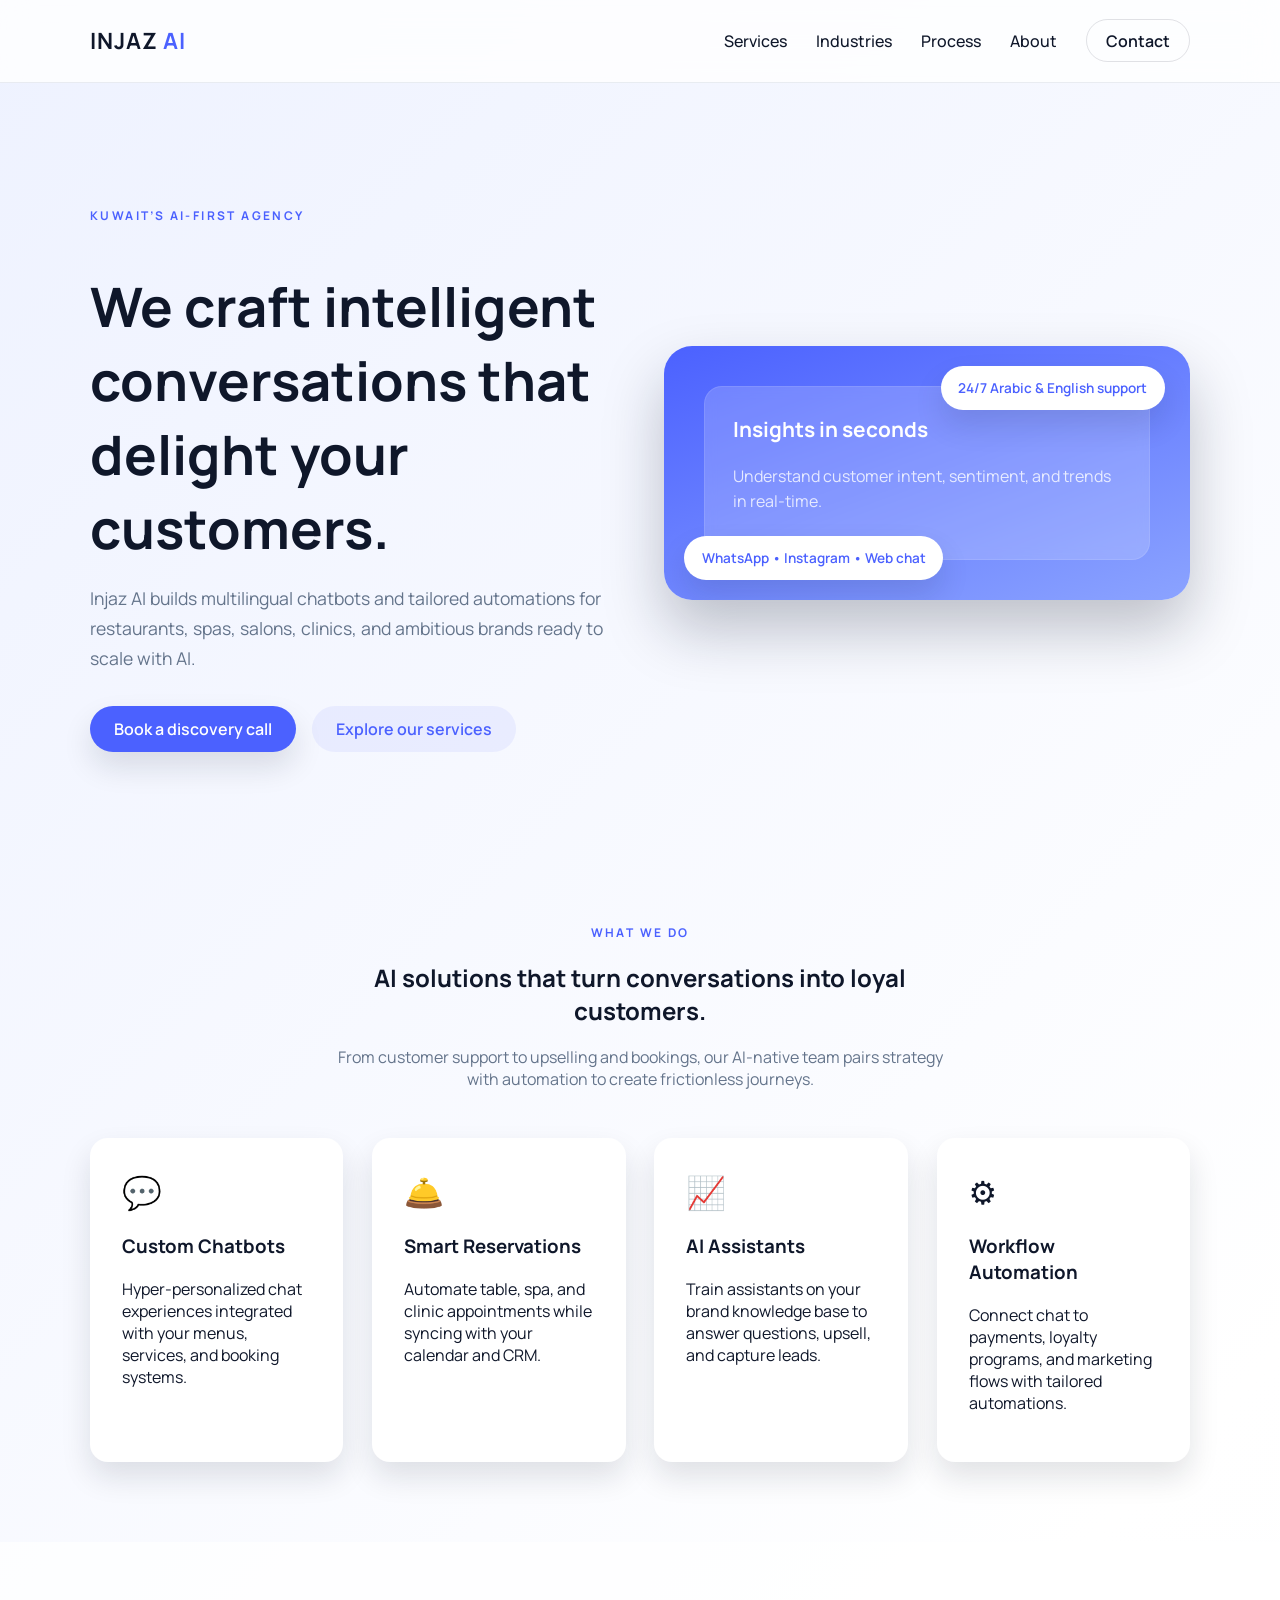
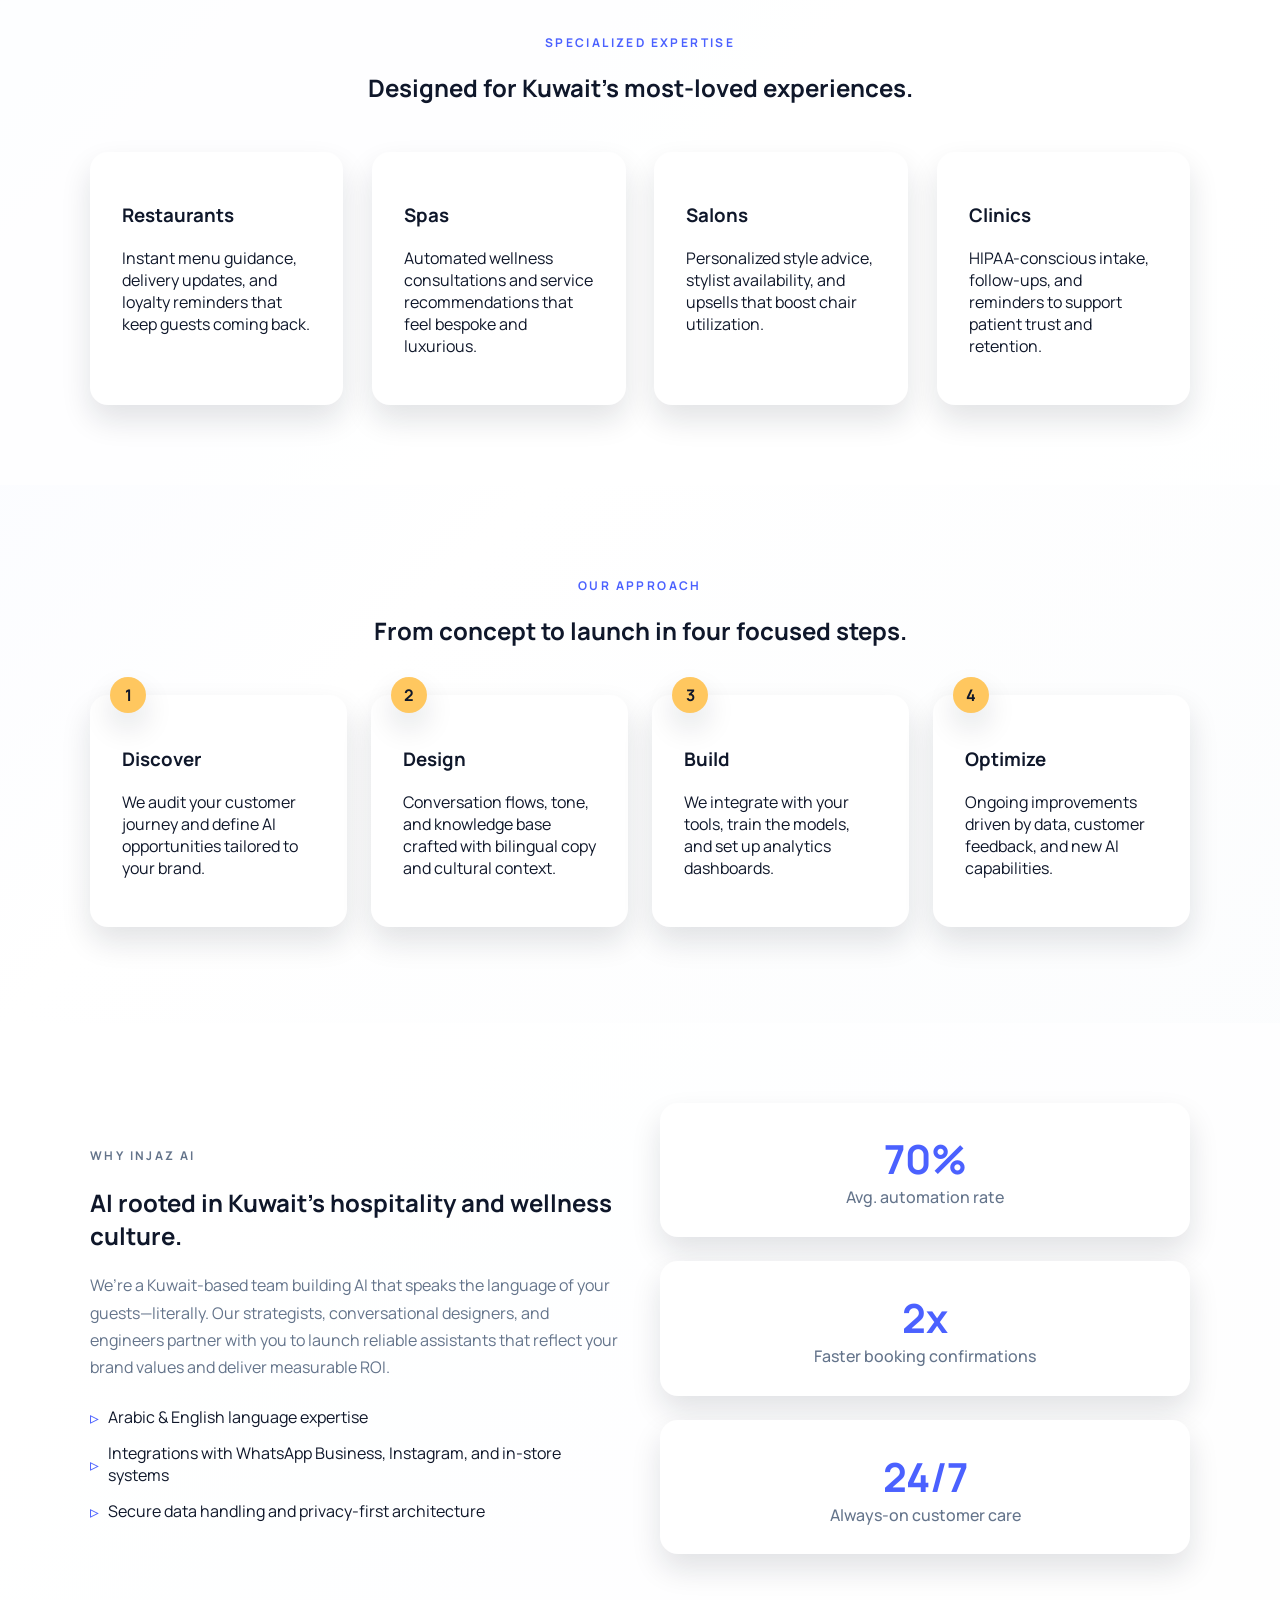
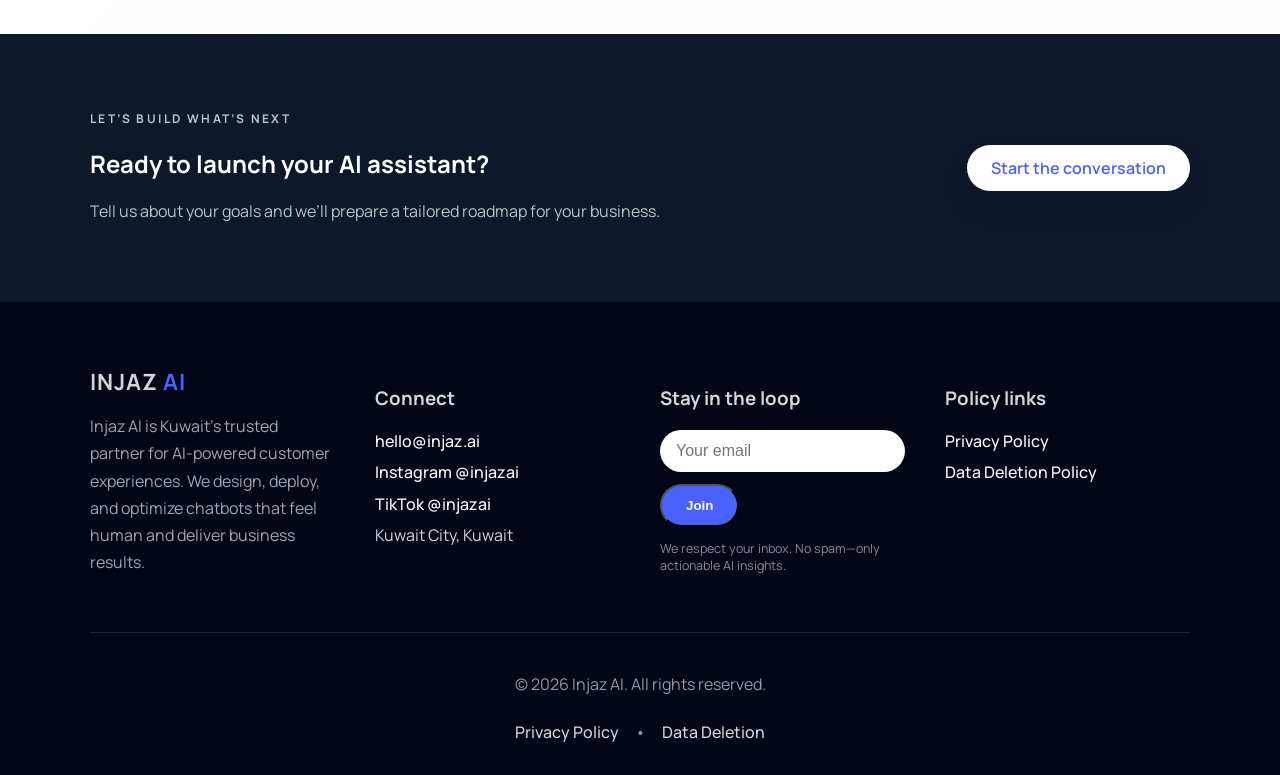
<file: index.html>
<!DOCTYPE html>
<html lang="en">
<head>
    <meta charset="UTF-8">
    <meta name="viewport" content="width=device-width, initial-scale=1.0">
    <title>Injaz AI — Intelligent Customer Experiences</title>
    <link rel="preconnect" href="https://fonts.googleapis.com">
    <link rel="preconnect" href="https://fonts.gstatic.com" crossorigin>
    <link href="https://fonts.googleapis.com/css2?family=Manrope:wght@300;400;600;700&display=swap" rel="stylesheet">
    <link rel="stylesheet" href="styles.css">
</head>
<body>
    <header class="site-header">
        <div class="container">
            <div class="logo">Injaz <span>AI</span></div>
            <nav class="main-nav">
                <a href="#services">Services</a>
                <a href="#industries">Industries</a>
                <a href="#process">Process</a>
                <a href="#about">About</a>
                <a href="#contact" class="btn btn-outline">Contact</a>
            </nav>
        </div>
    </header>

    <main>
        <section class="hero">
            <div class="container hero-content">
                <div class="hero-copy">
                    <p class="eyebrow">Kuwait’s AI-first agency</p>
                    <h1>We craft intelligent conversations that delight your customers.</h1>
                    <p class="lead">Injaz AI builds multilingual chatbots and tailored automations for restaurants, spas, salons, clinics, and ambitious brands ready to scale with AI.</p>
                    <div class="hero-actions">
                        <a href="#contact" class="btn btn-primary">Book a discovery call</a>
                        <a href="#services" class="btn btn-ghost">Explore our services</a>
                    </div>
                </div>
                <div class="hero-visual" aria-hidden="true">
                    <div class="card">
                        <h3>Insights in seconds</h3>
                        <p>Understand customer intent, sentiment, and trends in real-time.</p>
                    </div>
                    <div class="bubble bubble-top">24/7 Arabic &amp; English support</div>
                    <div class="bubble bubble-bottom">WhatsApp • Instagram • Web chat</div>
                </div>
            </div>
        </section>

        <section id="services" class="section">
            <div class="container">
                <div class="section-head">
                    <p class="eyebrow">What we do</p>
                    <h2>AI solutions that turn conversations into loyal customers.</h2>
                    <p class="section-lead">From customer support to upselling and bookings, our AI-native team pairs strategy with automation to create frictionless journeys.</p>
                </div>
                <div class="service-grid">
                    <article class="service-card">
                        <div class="icon">💬</div>
                        <h3>Custom Chatbots</h3>
                        <p>Hyper-personalized chat experiences integrated with your menus, services, and booking systems.</p>
                    </article>
                    <article class="service-card">
                        <div class="icon">🛎️</div>
                        <h3>Smart Reservations</h3>
                        <p>Automate table, spa, and clinic appointments while syncing with your calendar and CRM.</p>
                    </article>
                    <article class="service-card">
                        <div class="icon">📈</div>
                        <h3>AI Assistants</h3>
                        <p>Train assistants on your brand knowledge base to answer questions, upsell, and capture leads.</p>
                    </article>
                    <article class="service-card">
                        <div class="icon">⚙️</div>
                        <h3>Workflow Automation</h3>
                        <p>Connect chat to payments, loyalty programs, and marketing flows with tailored automations.</p>
                    </article>
                </div>
            </div>
        </section>

        <section id="industries" class="section section-alt">
            <div class="container">
                <div class="section-head">
                    <p class="eyebrow">Specialized expertise</p>
                    <h2>Designed for Kuwait’s most-loved experiences.</h2>
                </div>
                <div class="industry-grid">
                    <article class="industry-card">
                        <h3>Restaurants</h3>
                        <p>Instant menu guidance, delivery updates, and loyalty reminders that keep guests coming back.</p>
                    </article>
                    <article class="industry-card">
                        <h3>Spas</h3>
                        <p>Automated wellness consultations and service recommendations that feel bespoke and luxurious.</p>
                    </article>
                    <article class="industry-card">
                        <h3>Salons</h3>
                        <p>Personalized style advice, stylist availability, and upsells that boost chair utilization.</p>
                    </article>
                    <article class="industry-card">
                        <h3>Clinics</h3>
                        <p>HIPAA-conscious intake, follow-ups, and reminders to support patient trust and retention.</p>
                    </article>
                </div>
            </div>
        </section>

        <section id="process" class="section">
            <div class="container">
                <div class="section-head">
                    <p class="eyebrow">Our approach</p>
                    <h2>From concept to launch in four focused steps.</h2>
                </div>
                <ol class="process-list">
                    <li>
                        <h3>Discover</h3>
                        <p>We audit your customer journey and define AI opportunities tailored to your brand.</p>
                    </li>
                    <li>
                        <h3>Design</h3>
                        <p>Conversation flows, tone, and knowledge base crafted with bilingual copy and cultural context.</p>
                    </li>
                    <li>
                        <h3>Build</h3>
                        <p>We integrate with your tools, train the models, and set up analytics dashboards.</p>
                    </li>
                    <li>
                        <h3>Optimize</h3>
                        <p>Ongoing improvements driven by data, customer feedback, and new AI capabilities.</p>
                    </li>
                </ol>
            </div>
        </section>

        <section id="about" class="section section-alt">
            <div class="container about">
                <div class="about-text">
                    <p class="eyebrow">Why Injaz AI</p>
                    <h2>AI rooted in Kuwait’s hospitality and wellness culture.</h2>
                    <p>We’re a Kuwait-based team building AI that speaks the language of your guests—literally. Our strategists, conversational designers, and engineers partner with you to launch reliable assistants that reflect your brand values and deliver measurable ROI.</p>
                    <ul class="about-list">
                        <li>Arabic &amp; English language expertise</li>
                        <li>Integrations with WhatsApp Business, Instagram, and in-store systems</li>
                        <li>Secure data handling and privacy-first architecture</li>
                    </ul>
                </div>
                <div class="about-highlight">
                    <div class="metric-card">
                        <span class="metric">70%</span>
                        <span class="metric-label">Avg. automation rate</span>
                    </div>
                    <div class="metric-card">
                        <span class="metric">2x</span>
                        <span class="metric-label">Faster booking confirmations</span>
                    </div>
                    <div class="metric-card">
                        <span class="metric">24/7</span>
                        <span class="metric-label">Always-on customer care</span>
                    </div>
                </div>
            </div>
        </section>

        <section class="cta">
            <div class="container cta-content">
                <div>
                    <p class="eyebrow">Let’s build what’s next</p>
                    <h2>Ready to launch your AI assistant?</h2>
                    <p>Tell us about your goals and we’ll prepare a tailored roadmap for your business.</p>
                </div>
                <a href="#contact" class="btn btn-light">Start the conversation</a>
            </div>
        </section>
    </main>

    <footer id="contact" class="site-footer">
        <div class="container footer-grid">
            <div>
                <div class="logo">Injaz <span>AI</span></div>
                <p class="footer-text">Injaz AI is Kuwait’s trusted partner for AI-powered customer experiences. We design, deploy, and optimize chatbots that feel human and deliver business results.</p>
            </div>
            <div>
                <h3>Connect</h3>
                <ul class="footer-list">
                    <li><a href="mailto:hello@injaz.ai">hello@injaz.ai</a></li>
                    <li><a href="https://instagram.com/injazai" target="_blank" rel="noopener">Instagram @injazai</a></li>
                    <li><a href="https://www.tiktok.com/@injazai" target="_blank" rel="noopener">TikTok @injazai</a></li>
                    <li>Kuwait City, Kuwait</li>
                </ul>
            </div>
            <div>
                <h3>Stay in the loop</h3>
                <form class="newsletter">
                    <label for="email" class="sr-only">Email</label>
                    <input id="email" type="email" name="email" placeholder="Your email" required>
                    <button type="submit" class="btn btn-primary">Join</button>
                </form>
                <p class="tiny">We respect your inbox. No spam—only actionable AI insights.</p>
            </div>
            <div>
                <h3>Policy links</h3>
                <ul class="footer-list">
                    <li><a href="privacy.html">Privacy Policy</a></li>
                    <li><a href="data-deletion.html">Data Deletion Policy</a></li>
                </ul>
            </div>
        </div>
        <div class="container footer-bottom">
            <p>© <span id="year"></span> Injaz AI. All rights reserved.</p>
            <div class="footer-legal">
                <a href="privacy.html">Privacy Policy</a>
                <span>•</span>
                <a href="data-deletion.html">Data Deletion</a>
            </div>
        </div>
    </footer>

    <script>
        document.getElementById('year').textContent = new Date().getFullYear();
        const newsletterForm = document.querySelector('.newsletter');
        if (newsletterForm) {
            newsletterForm.addEventListener('submit', function (event) {
                event.preventDefault();
                const button = this.querySelector('button');
                button.textContent = 'Subscribed!';
                button.disabled = true;
            });
        }
    </script>
</body>
</html>
</file>
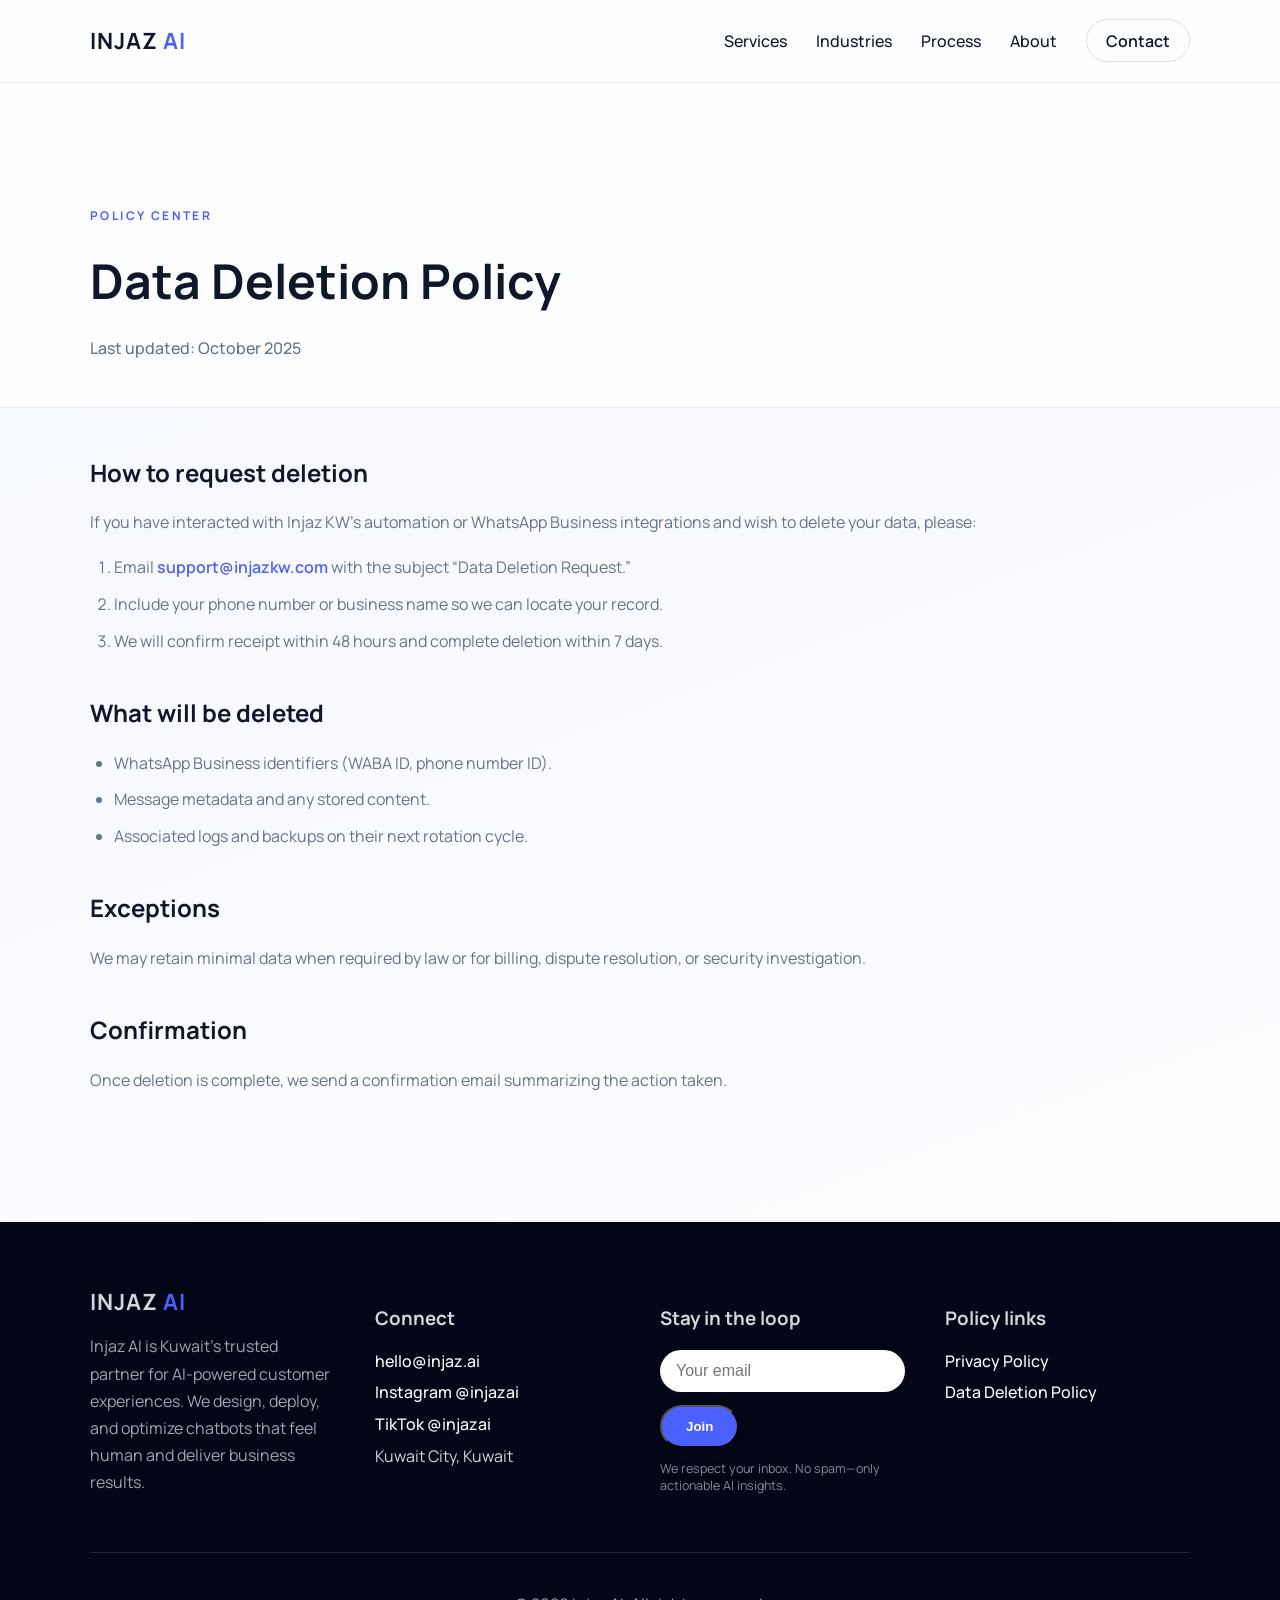
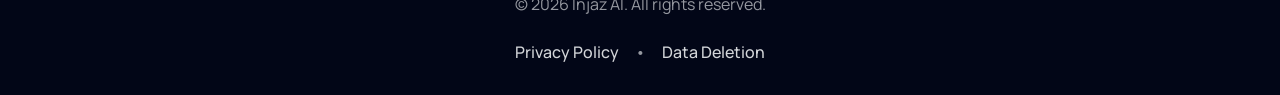
<file: data-deletion.html>
<!DOCTYPE html>
<html lang="en">
<head>
    <meta charset="UTF-8">
    <meta name="viewport" content="width=device-width, initial-scale=1.0">
    <title>Data Deletion Policy — Injaz KW</title>
    <link rel="preconnect" href="https://fonts.googleapis.com">
    <link rel="preconnect" href="https://fonts.gstatic.com" crossorigin>
    <link href="https://fonts.googleapis.com/css2?family=Manrope:wght@300;400;600;700&display=swap" rel="stylesheet">
    <link rel="stylesheet" href="styles.css">
</head>
<body class="document-page">
    <header class="site-header">
        <div class="container">
            <div class="logo">Injaz <span>AI</span></div>
            <nav class="main-nav">
                <a href="index.html#services">Services</a>
                <a href="index.html#industries">Industries</a>
                <a href="index.html#process">Process</a>
                <a href="index.html#about">About</a>
                <a href="index.html#contact" class="btn btn-outline">Contact</a>
            </nav>
        </div>
    </header>

    <main class="document">
        <section class="document-hero">
            <div class="container">
                <p class="eyebrow">Policy center</p>
                <h1>Data Deletion Policy</h1>
                <p class="document-meta">Last updated: October 2025</p>
            </div>
        </section>

        <section class="document-content">
            <div class="container">
                <article class="document-section">
                    <h2>How to request deletion</h2>
                    <p>If you have interacted with Injaz KW’s automation or WhatsApp Business integrations and wish to delete your data, please:</p>
                    <ol>
                        <li>Email <a href="mailto:support@injazkw.com">support@injazkw.com</a> with the subject “Data Deletion Request.”</li>
                        <li>Include your phone number or business name so we can locate your record.</li>
                        <li>We will confirm receipt within 48 hours and complete deletion within 7 days.</li>
                    </ol>
                </article>

                <article class="document-section">
                    <h2>What will be deleted</h2>
                    <ul>
                        <li>WhatsApp Business identifiers (WABA ID, phone number ID).</li>
                        <li>Message metadata and any stored content.</li>
                        <li>Associated logs and backups on their next rotation cycle.</li>
                    </ul>
                </article>

                <article class="document-section">
                    <h2>Exceptions</h2>
                    <p>We may retain minimal data when required by law or for billing, dispute resolution, or security investigation.</p>
                </article>

                <article class="document-section">
                    <h2>Confirmation</h2>
                    <p>Once deletion is complete, we send a confirmation email summarizing the action taken.</p>
                </article>
            </div>
        </section>
    </main>

    <footer class="site-footer">
        <div class="container footer-grid">
            <div>
                <div class="logo">Injaz <span>AI</span></div>
                <p class="footer-text">Injaz AI is Kuwait’s trusted partner for AI-powered customer experiences. We design, deploy, and optimize chatbots that feel human and deliver business results.</p>
            </div>
            <div>
                <h3>Connect</h3>
                <ul class="footer-list">
                    <li><a href="mailto:hello@injaz.ai">hello@injaz.ai</a></li>
                    <li><a href="https://instagram.com/injazai" target="_blank" rel="noopener">Instagram @injazai</a></li>
                    <li><a href="https://www.tiktok.com/@injazai" target="_blank" rel="noopener">TikTok @injazai</a></li>
                    <li>Kuwait City, Kuwait</li>
                </ul>
            </div>
            <div>
                <h3>Stay in the loop</h3>
                <form class="newsletter">
                    <label for="deletion-email" class="sr-only">Email</label>
                    <input id="deletion-email" type="email" name="email" placeholder="Your email" required>
                    <button type="submit" class="btn btn-primary">Join</button>
                </form>
                <p class="tiny">We respect your inbox. No spam—only actionable AI insights.</p>
            </div>
            <div>
                <h3>Policy links</h3>
                <ul class="footer-list">
                    <li><a href="privacy.html">Privacy Policy</a></li>
                    <li><a href="data-deletion.html">Data Deletion Policy</a></li>
                </ul>
            </div>
        </div>
        <div class="container footer-bottom">
            <p>© <span id="year"></span> Injaz AI. All rights reserved.</p>
            <div class="footer-legal">
                <a href="privacy.html">Privacy Policy</a>
                <span>•</span>
                <a href="data-deletion.html">Data Deletion</a>
            </div>
        </div>
    </footer>

    <script>
        document.getElementById('year').textContent = new Date().getFullYear();
        const newsletterForm = document.querySelector('.newsletter');
        if (newsletterForm) {
            newsletterForm.addEventListener('submit', function (event) {
                event.preventDefault();
                const button = this.querySelector('button');
                button.textContent = 'Subscribed!';
                button.disabled = true;
            });
        }
    </script>
</body>
</html>
</file>
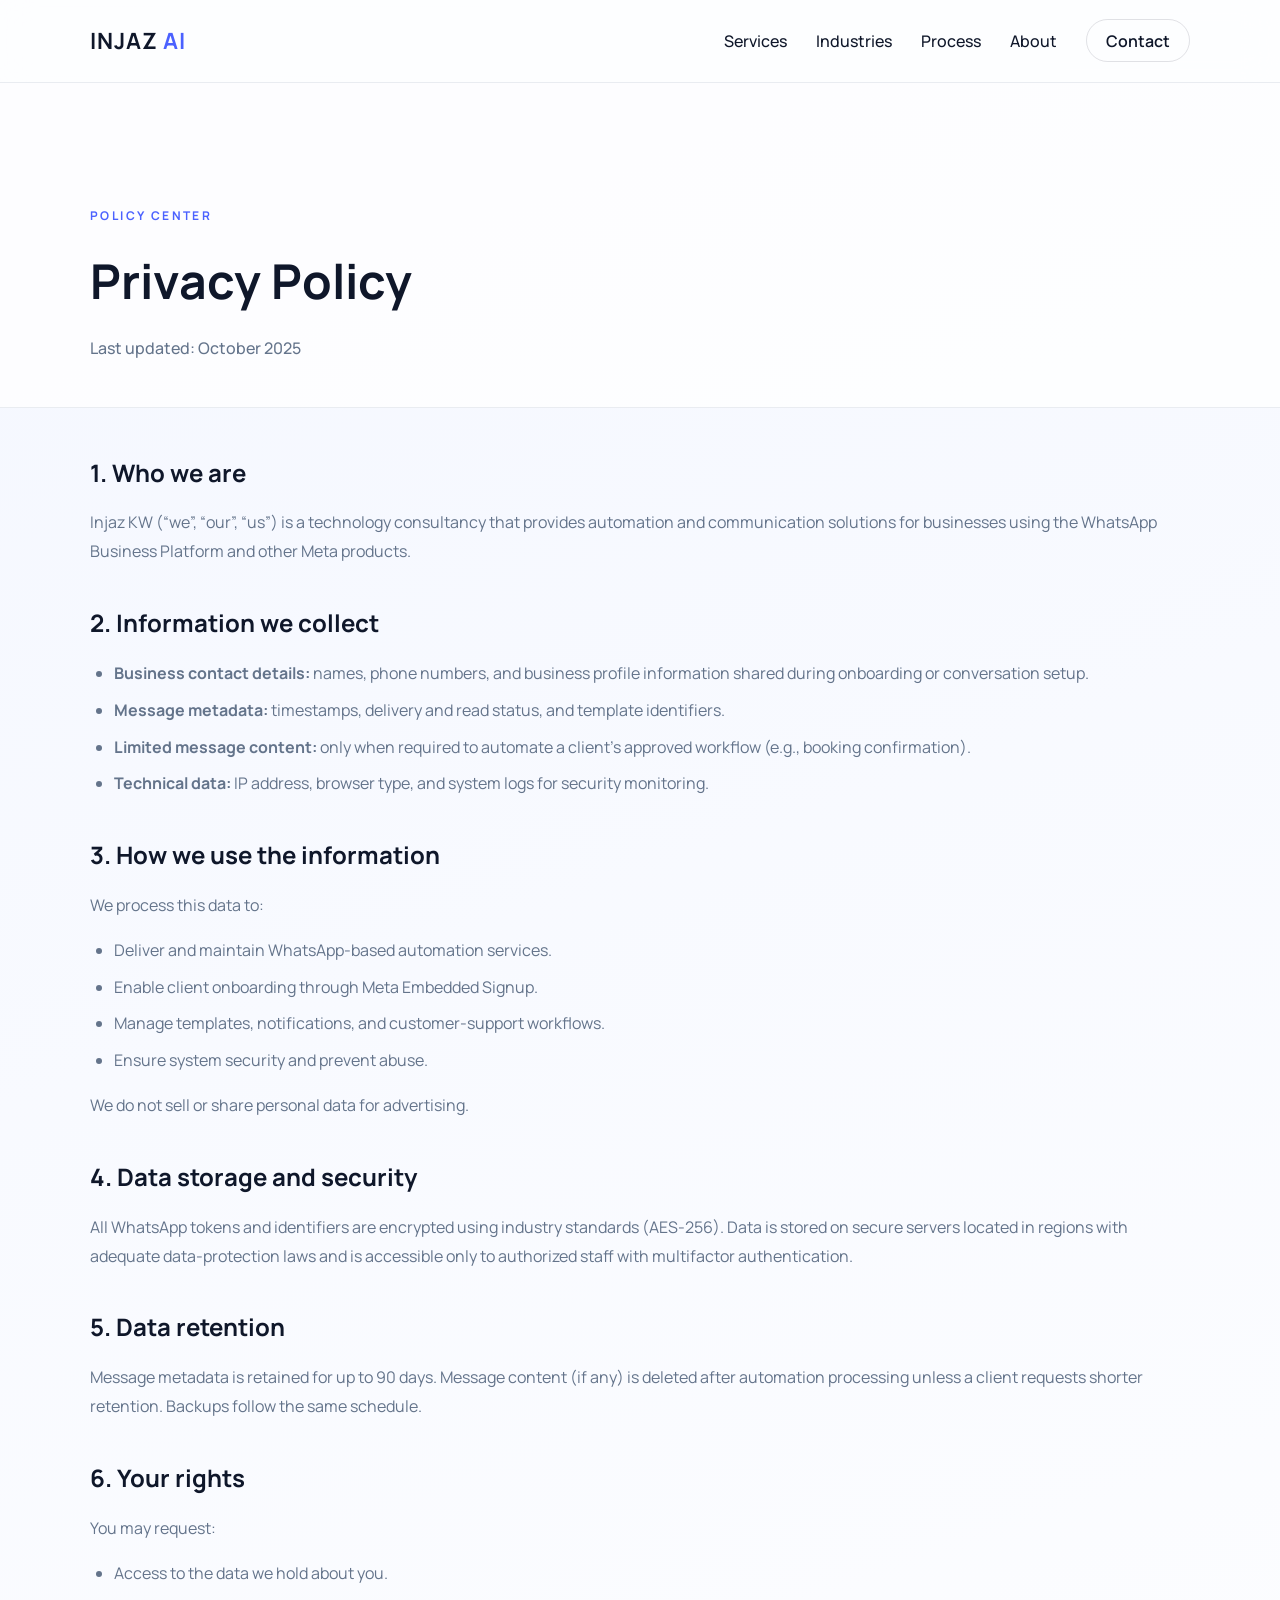
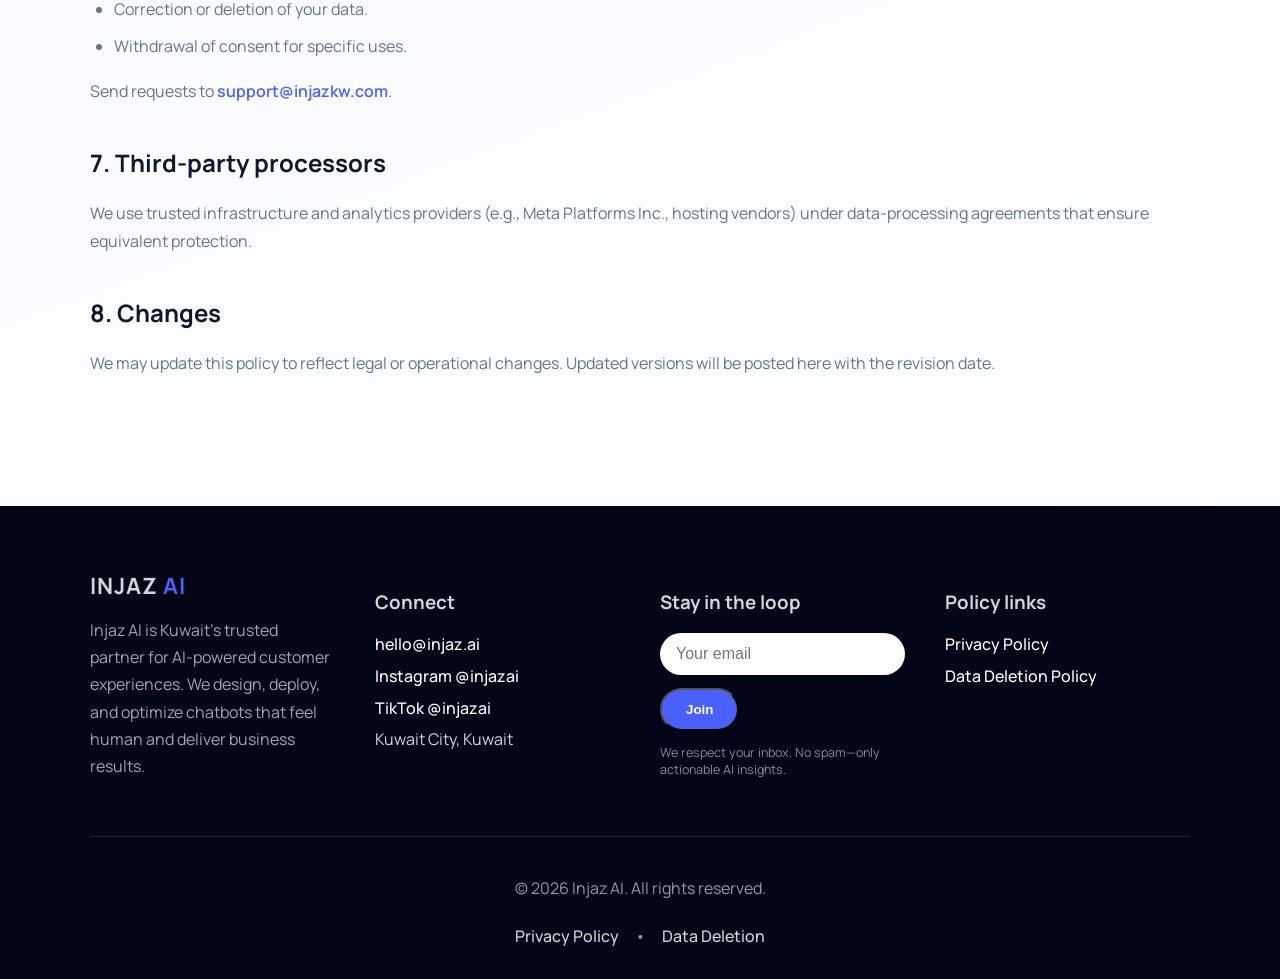
<file: privacy.html>
<!DOCTYPE html>
<html lang="en">
<head>
    <meta charset="UTF-8">
    <meta name="viewport" content="width=device-width, initial-scale=1.0">
    <title>Privacy Policy — Injaz KW</title>
    <link rel="preconnect" href="https://fonts.googleapis.com">
    <link rel="preconnect" href="https://fonts.gstatic.com" crossorigin>
    <link href="https://fonts.googleapis.com/css2?family=Manrope:wght@300;400;600;700&display=swap" rel="stylesheet">
    <link rel="stylesheet" href="styles.css">
</head>
<body class="document-page">
    <header class="site-header">
        <div class="container">
            <div class="logo">Injaz <span>AI</span></div>
            <nav class="main-nav">
                <a href="index.html#services">Services</a>
                <a href="index.html#industries">Industries</a>
                <a href="index.html#process">Process</a>
                <a href="index.html#about">About</a>
                <a href="index.html#contact" class="btn btn-outline">Contact</a>
            </nav>
        </div>
    </header>

    <main class="document">
        <section class="document-hero">
            <div class="container">
                <p class="eyebrow">Policy center</p>
                <h1>Privacy Policy</h1>
                <p class="document-meta">Last updated: October 2025</p>
            </div>
        </section>

        <section class="document-content">
            <div class="container">
                <article class="document-section">
                    <h2>1. Who we are</h2>
                    <p>Injaz KW (“we”, “our”, “us”) is a technology consultancy that provides automation and communication solutions for businesses using the WhatsApp Business Platform and other Meta products.</p>
                </article>

                <article class="document-section">
                    <h2>2. Information we collect</h2>
                    <ul>
                        <li><strong>Business contact details:</strong> names, phone numbers, and business profile information shared during onboarding or conversation setup.</li>
                        <li><strong>Message metadata:</strong> timestamps, delivery and read status, and template identifiers.</li>
                        <li><strong>Limited message content:</strong> only when required to automate a client’s approved workflow (e.g., booking confirmation).</li>
                        <li><strong>Technical data:</strong> IP address, browser type, and system logs for security monitoring.</li>
                    </ul>
                </article>

                <article class="document-section">
                    <h2>3. How we use the information</h2>
                    <p>We process this data to:</p>
                    <ul>
                        <li>Deliver and maintain WhatsApp-based automation services.</li>
                        <li>Enable client onboarding through Meta Embedded Signup.</li>
                        <li>Manage templates, notifications, and customer-support workflows.</li>
                        <li>Ensure system security and prevent abuse.</li>
                    </ul>
                    <p>We do not sell or share personal data for advertising.</p>
                </article>

                <article class="document-section">
                    <h2>4. Data storage and security</h2>
                    <p>All WhatsApp tokens and identifiers are encrypted using industry standards (AES-256). Data is stored on secure servers located in regions with adequate data-protection laws and is accessible only to authorized staff with multifactor authentication.</p>
                </article>

                <article class="document-section">
                    <h2>5. Data retention</h2>
                    <p>Message metadata is retained for up to 90 days. Message content (if any) is deleted after automation processing unless a client requests shorter retention. Backups follow the same schedule.</p>
                </article>

                <article class="document-section">
                    <h2>6. Your rights</h2>
                    <p>You may request:</p>
                    <ul>
                        <li>Access to the data we hold about you.</li>
                        <li>Correction or deletion of your data.</li>
                        <li>Withdrawal of consent for specific uses.</li>
                    </ul>
                    <p>Send requests to <a href="mailto:support@injazkw.com">support@injazkw.com</a>.</p>
                </article>

                <article class="document-section">
                    <h2>7. Third-party processors</h2>
                    <p>We use trusted infrastructure and analytics providers (e.g., Meta Platforms Inc., hosting vendors) under data-processing agreements that ensure equivalent protection.</p>
                </article>

                <article class="document-section">
                    <h2>8. Changes</h2>
                    <p>We may update this policy to reflect legal or operational changes. Updated versions will be posted here with the revision date.</p>
                </article>
            </div>
        </section>
    </main>

    <footer class="site-footer">
        <div class="container footer-grid">
            <div>
                <div class="logo">Injaz <span>AI</span></div>
                <p class="footer-text">Injaz AI is Kuwait’s trusted partner for AI-powered customer experiences. We design, deploy, and optimize chatbots that feel human and deliver business results.</p>
            </div>
            <div>
                <h3>Connect</h3>
                <ul class="footer-list">
                    <li><a href="mailto:hello@injaz.ai">hello@injaz.ai</a></li>
                    <li><a href="https://instagram.com/injazai" target="_blank" rel="noopener">Instagram @injazai</a></li>
                    <li><a href="https://www.tiktok.com/@injazai" target="_blank" rel="noopener">TikTok @injazai</a></li>
                    <li>Kuwait City, Kuwait</li>
                </ul>
            </div>
            <div>
                <h3>Stay in the loop</h3>
                <form class="newsletter">
                    <label for="policy-email" class="sr-only">Email</label>
                    <input id="policy-email" type="email" name="email" placeholder="Your email" required>
                    <button type="submit" class="btn btn-primary">Join</button>
                </form>
                <p class="tiny">We respect your inbox. No spam—only actionable AI insights.</p>
            </div>
            <div>
                <h3>Policy links</h3>
                <ul class="footer-list">
                    <li><a href="privacy.html">Privacy Policy</a></li>
                    <li><a href="data-deletion.html">Data Deletion Policy</a></li>
                </ul>
            </div>
        </div>
        <div class="container footer-bottom">
            <p>© <span id="year"></span> Injaz AI. All rights reserved.</p>
            <div class="footer-legal">
                <a href="privacy.html">Privacy Policy</a>
                <span>•</span>
                <a href="data-deletion.html">Data Deletion</a>
            </div>
        </div>
    </footer>

    <script>
        document.getElementById('year').textContent = new Date().getFullYear();
        const newsletterForm = document.querySelector('.newsletter');
        if (newsletterForm) {
            newsletterForm.addEventListener('submit', function (event) {
                event.preventDefault();
                const button = this.querySelector('button');
                button.textContent = 'Subscribed!';
                button.disabled = true;
            });
        }
    </script>
</body>
</html>
</file>
<file: styles.css>
:root {
    --color-primary: #4b61ff;
    --color-primary-dark: #2f3ad7;
    --color-secondary: #ffc75f;
    --color-bg: #0f172a;
    --color-surface: rgba(15, 23, 42, 0.7);
    --color-text: #0f172a;
    --color-text-light: #f8fafc;
    --color-muted: #64748b;
    --shadow-lg: 0 30px 60px rgba(15, 23, 42, 0.25);
    --shadow-sm: 0 15px 30px rgba(15, 23, 42, 0.12);
    --radius-lg: 28px;
    --radius-md: 18px;
    --radius-sm: 12px;
    font-size: 16px;
}

*, *::before, *::after {
    box-sizing: border-box;
}

body {
    margin: 0;
    font-family: 'Manrope', system-ui, -apple-system, BlinkMacSystemFont, 'Segoe UI', sans-serif;
    color: var(--color-text);
    background: linear-gradient(135deg, #eef2ff 0%, #ffffff 50%, #f8fafc 100%);
}

a {
    color: inherit;
    text-decoration: none;
}

a:hover,
a:focus {
    color: var(--color-primary);
}

.container {
    width: min(1100px, 90vw);
    margin: 0 auto;
}

.site-header {
    position: sticky;
    top: 0;
    z-index: 10;
    backdrop-filter: blur(16px);
    background: rgba(255, 255, 255, 0.8);
    border-bottom: 1px solid rgba(148, 163, 184, 0.2);
}

.site-header .container {
    display: flex;
    align-items: center;
    justify-content: space-between;
    padding: 1.2rem 0;
}

.logo {
    font-weight: 700;
    font-size: 1.4rem;
    letter-spacing: 1px;
    text-transform: uppercase;
}

.logo span {
    color: var(--color-primary);
}

.main-nav {
    display: flex;
    align-items: center;
    gap: 1.8rem;
    font-weight: 500;
}

.btn {
    display: inline-flex;
    align-items: center;
    justify-content: center;
    border-radius: 999px;
    font-weight: 600;
    padding: 0.75rem 1.5rem;
    transition: transform 0.2s ease, box-shadow 0.2s ease, background 0.2s ease;
}

.btn-primary {
    background: var(--color-primary);
    color: white;
    box-shadow: var(--shadow-sm);
}

.btn-primary:hover,
.btn-primary:focus {
    background: var(--color-primary-dark);
    transform: translateY(-2px);
}

.btn-outline {
    border: 1px solid rgba(15, 23, 42, 0.12);
    padding: 0.6rem 1.2rem;
}

.btn-outline:hover,
.btn-outline:focus {
    border-color: var(--color-primary);
}

.btn-ghost {
    color: var(--color-primary);
    background: rgba(76, 97, 255, 0.08);
}

.btn-ghost:hover,
.btn-ghost:focus {
    background: rgba(76, 97, 255, 0.15);
}

.btn-light {
    background: white;
    color: var(--color-primary);
    box-shadow: var(--shadow-sm);
}

.btn-light:hover,
.btn-light:focus {
    background: var(--color-secondary);
    color: var(--color-text);
}

.hero {
    padding: 7rem 0 5rem;
}

.hero-content {
    display: grid;
    gap: 3rem;
    grid-template-columns: repeat(auto-fit, minmax(280px, 1fr));
    align-items: center;
}

.hero-copy h1 {
    font-size: clamp(2.5rem, 5vw, 3.4rem);
    margin-bottom: 1.2rem;
}

.hero-copy .lead {
    font-size: 1.1rem;
    color: var(--color-muted);
    line-height: 1.7;
}

.hero-actions {
    display: flex;
    gap: 1rem;
    flex-wrap: wrap;
    margin-top: 2rem;
}

.hero-visual {
    position: relative;
    padding: 2.5rem;
    border-radius: var(--radius-lg);
    background: linear-gradient(160deg, var(--color-primary) 0%, #8ba3ff 100%);
    color: white;
    box-shadow: var(--shadow-lg);
    overflow: hidden;
}

.hero-visual .card {
    background: rgba(255, 255, 255, 0.18);
    padding: 1.8rem;
    border-radius: var(--radius-md);
    backdrop-filter: blur(6px);
    box-shadow: inset 0 0 0 1px rgba(255, 255, 255, 0.1);
}

.hero-visual .card h3 {
    margin-top: 0;
    font-size: 1.3rem;
}

.hero-visual .card p {
    color: rgba(255, 255, 255, 0.8);
    line-height: 1.6;
}

.hero-visual .bubble {
    position: absolute;
    background: white;
    color: var(--color-primary);
    padding: 0.8rem 1.1rem;
    border-radius: 999px;
    font-size: 0.85rem;
    font-weight: 600;
    box-shadow: var(--shadow-sm);
}

.hero-visual .bubble-top {
    top: 20px;
    right: 25px;
}

.hero-visual .bubble-bottom {
    bottom: 20px;
    left: 20px;
}

.section {
    padding: 5rem 0;
}

.section-alt {
    background: rgba(255, 255, 255, 0.75);
}

.section-head {
    text-align: center;
    max-width: 620px;
    margin: 0 auto 3rem;
}

.eyebrow {
    text-transform: uppercase;
    letter-spacing: 0.2em;
    font-size: 0.75rem;
    font-weight: 700;
    color: var(--color-primary);
    margin-bottom: 1rem;
}

.section-lead {
    color: var(--color-muted);
}

.service-grid,
.industry-grid {
    display: grid;
    gap: 1.8rem;
    grid-template-columns: repeat(auto-fit, minmax(220px, 1fr));
}

.service-card,
.industry-card {
    background: white;
    border-radius: var(--radius-md);
    padding: 2rem;
    box-shadow: var(--shadow-sm);
    transition: transform 0.2s ease, box-shadow 0.2s ease;
}

.service-card:hover,
.service-card:focus-within,
.industry-card:hover,
.industry-card:focus-within {
    transform: translateY(-6px);
    box-shadow: 0 30px 40px rgba(15, 23, 42, 0.18);
}

.service-card .icon {
    font-size: 2rem;
    margin-bottom: 1rem;
}

.process-list {
    display: grid;
    grid-template-columns: repeat(auto-fit, minmax(200px, 1fr));
    gap: 1.5rem;
    padding: 0;
    list-style: none;
    counter-reset: steps;
}

.process-list li {
    background: white;
    padding: 2rem;
    border-radius: var(--radius-md);
    box-shadow: var(--shadow-sm);
    position: relative;
}

.process-list li::before {
    counter-increment: steps;
    content: counter(steps);
    position: absolute;
    top: -18px;
    left: 20px;
    width: 36px;
    height: 36px;
    border-radius: 50%;
    background: var(--color-secondary);
    color: var(--color-text);
    display: flex;
    align-items: center;
    justify-content: center;
    font-weight: 700;
    box-shadow: var(--shadow-sm);
}

.about {
    display: grid;
    gap: 2.5rem;
    grid-template-columns: repeat(auto-fit, minmax(280px, 1fr));
    align-items: center;
}

.about-text p {
    color: var(--color-muted);
    line-height: 1.7;
}

.about-list {
    margin: 1.5rem 0 0;
    padding: 0;
    list-style: none;
    display: grid;
    gap: 0.8rem;
}

.about-list li {
    display: flex;
    align-items: center;
    gap: 0.6rem;
}

.about-list li::before {
    content: "▹";
    color: var(--color-primary);
    font-size: 1.1rem;
}

.about-highlight {
    display: grid;
    gap: 1.5rem;
}

.metric-card {
    background: white;
    padding: 1.8rem;
    border-radius: var(--radius-md);
    box-shadow: var(--shadow-sm);
    text-align: center;
}

.metric {
    display: block;
    font-size: 2.5rem;
    font-weight: 700;
    color: var(--color-primary);
}

.metric-label {
    color: var(--color-muted);
    font-weight: 500;
}

.cta {
    background: var(--color-bg);
    color: white;
    padding: 4rem 0;
}

.cta-content {
    display: flex;
    align-items: center;
    justify-content: space-between;
    gap: 2rem;
    flex-wrap: wrap;
}

.cta p {
    color: rgba(248, 250, 252, 0.75);
}

.site-footer {
    background: #020617;
    color: rgba(248, 250, 252, 0.85);
    padding: 4rem 0 2rem;
}

.footer-grid {
    display: grid;
    gap: 2.5rem;
    grid-template-columns: repeat(auto-fit, minmax(240px, 1fr));
}

.footer-text {
    color: rgba(248, 250, 252, 0.65);
    line-height: 1.7;
}

.footer-list {
    list-style: none;
    padding: 0;
    margin: 0;
    display: grid;
    gap: 0.6rem;
}

.footer-list a {
    color: white;
    font-weight: 500;
}

.footer-list a:hover,
.footer-list a:focus {
    color: var(--color-secondary);
}

.newsletter {
    display: flex;
    flex-wrap: wrap;
    gap: 0.8rem;
}

.newsletter input {
    flex: 1 1 180px;
    padding: 0.75rem 1rem;
    border-radius: 999px;
    border: none;
    font-size: 1rem;
}

.newsletter button {
    flex: 0 0 auto;
}

.tiny {
    font-size: 0.78rem;
    color: rgba(248, 250, 252, 0.55);
    margin-top: 0.8rem;
}

.footer-bottom {
    border-top: 1px solid rgba(148, 163, 184, 0.2);
    margin-top: 2.5rem;
    padding-top: 1.5rem;
    text-align: center;
    color: rgba(248, 250, 252, 0.6);
    display: flex;
    flex-direction: column;
    gap: 0.6rem;
    align-items: center;
}

.footer-legal {
    display: inline-flex;
    gap: 1rem;
    align-items: center;
    font-weight: 500;
}

.footer-legal a {
    color: rgba(248, 250, 252, 0.85);
}

.footer-legal a:hover,
.footer-legal a:focus {
    color: var(--color-secondary);
}

.sr-only {
    position: absolute;
    width: 1px;
    height: 1px;
    padding: 0;
    margin: -1px;
    overflow: hidden;
    clip: rect(0, 0, 0, 0);
    border: 0;
}

@media (max-width: 768px) {
    .main-nav {
        display: none;
    }

    .site-header .container {
        justify-content: center;
    }

    .hero {
        padding-top: 5rem;
    }

    .cta-content {
        flex-direction: column;
        text-align: center;
    }
}

@media (prefers-reduced-motion: reduce) {
    *, *::before, *::after {
        animation-duration: 0.01ms !important;
        animation-iteration-count: 1 !important;
        transition-duration: 0.01ms !important;
        scroll-behavior: auto !important;
    }
}

/* Document pages */
.document-page {
    background: linear-gradient(160deg, #f4f7ff 0%, #ffffff 100%);
}

.document {
    padding-bottom: 4rem;
}

.document-hero {
    padding: 7rem 0 2rem;
    background: rgba(255, 255, 255, 0.8);
    border-bottom: 1px solid rgba(148, 163, 184, 0.2);
}

.document-hero .container {
    display: flex;
    flex-direction: column;
    gap: 0.5rem;
}

.document-hero h1 {
    margin: 0;
    font-size: clamp(2.2rem, 4vw, 3rem);
}

.document-meta {
    color: var(--color-muted);
    font-weight: 500;
}

.document-content {
    padding: 3rem 0;
}

.document-section + .document-section {
    margin-top: 2.5rem;
}

.document-section h2 {
    margin-top: 0;
    font-size: 1.5rem;
}

.document-section p,
.document-section ul,
.document-section ol {
    color: var(--color-muted);
    line-height: 1.8;
}

.document-section ul,
.document-section ol {
    padding-left: 1.5rem;
}

.document-section li + li {
    margin-top: 0.5rem;
}

.document-section a {
    color: var(--color-primary);
    font-weight: 600;
}

@media (max-width: 720px) {
    .document-hero {
        padding-top: 6rem;
    }
}
</file>
